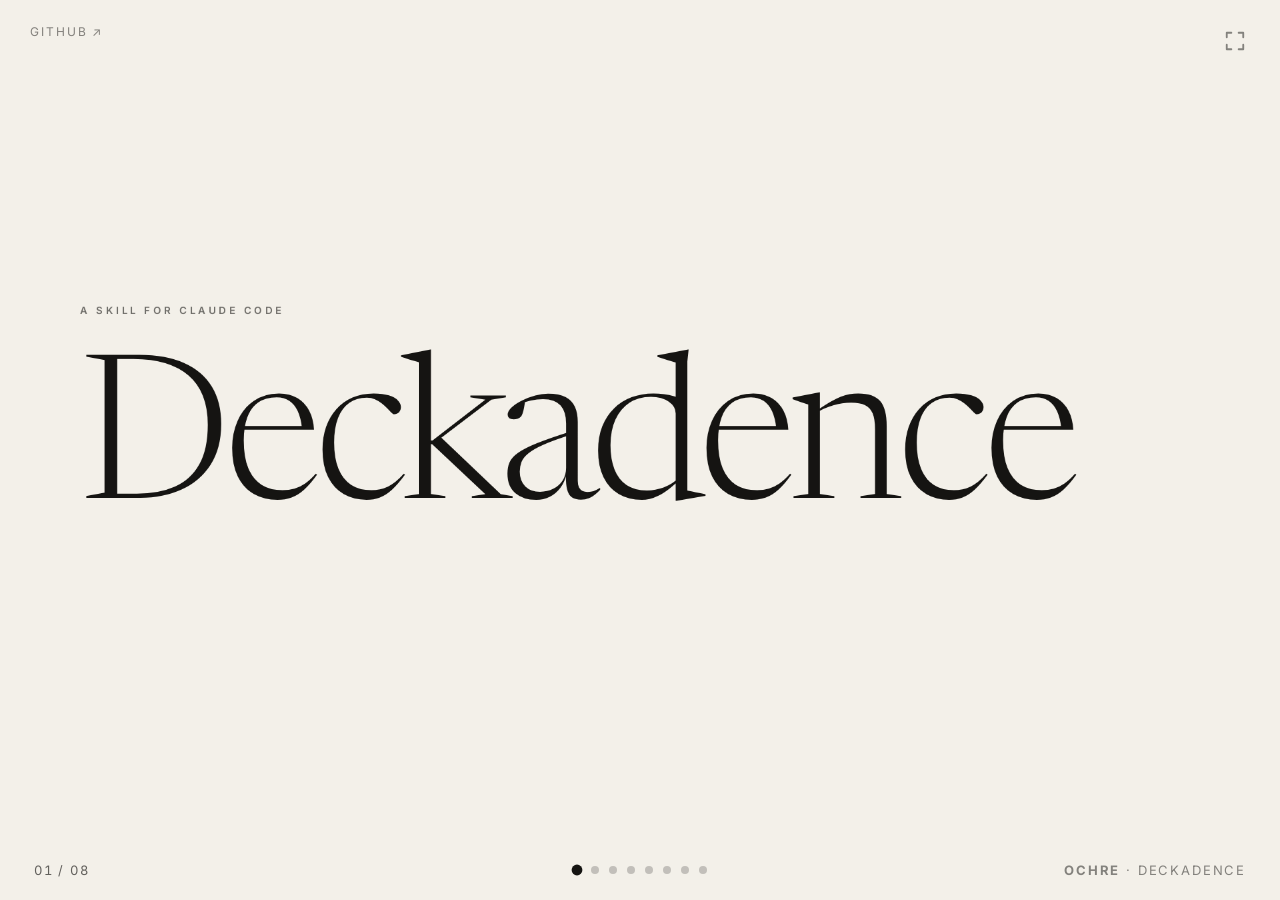
<file: docs/index.html>
<!DOCTYPE html>
<html lang="en" data-deckadence="2" data-pace="1.15">
<head>
<meta charset="UTF-8">
<meta name="viewport" content="width=device-width, initial-scale=1.0, viewport-fit=cover">
<title>Deckadence · The room goes quiet</title>
<meta name="description" content="A skill for Claude Code that builds presentations as one HTML file: a camera that walks from idea to idea, drawings that happen live, and nothing you have to install to open it.">
<meta property="og:title" content="Deckadence">
<meta property="og:description" content="The room goes quiet. Presentations as one HTML file, built by Claude.">
<meta name="theme-color" content="#F3F0E9">
<link rel="icon" href="favicon.svg" type="image/svg+xml">
<!--
  ============================================================
  DECKADENCE LANDING: this page is itself a Deckadence deck, built from
  template/starter.html (same engine, same chrome) in the Gallery direction
  (references/design.md). Keep it in step with the template: when the engine
  changes, rebuild this page from the new starter and re-run check.mjs.
  anime.js is vendored at docs/vendor/ (pinned, no CDN on the live page).
  ============================================================
-->
<!-- FONTS: swap this import together with the tokens below when changing design
     direction. Self-host the woff2 files before show day (no-wifi rule), and when you do,
     PRELOAD the display face as well:
       <link rel="preload" as="font" type="font/woff2" crossorigin href="fonts/display.woff2">
     The boot gate below waits on document.fonts.ready so every masked reveal runs at FINAL
     font metrics; preloading is what keeps that gate from stalling the open. -->
<link rel="preconnect" href="https://fonts.googleapis.com">
<link rel="preconnect" href="https://fonts.gstatic.com" crossorigin>
<link href="https://fonts.googleapis.com/css2?family=Newsreader:ital,opsz,wght@0,6..72,300..600;1,6..72,300..500&family=Inter:wght@400..700&family=JetBrains+Mono:wght@400;500&display=swap" rel="stylesheet">
<!-- THE ENGINE: the shared runtime (deckadence/, a copy of template/deckadence/ kept identical by
     components/runtime/install.mjs and tests/runtime.test.mjs). This file is the design and the stations. -->
<link rel="stylesheet" href="deckadence/deckadence.css">
<style>
  /* ==========================================================
     DESIGN TOKENS — the only brand-aware block in the file.
     See references/design.md for curated directions.
     ========================================================== */
  :root {
    /* Direction: Gallery (references/design.md) — this landing is the reference build.
       A white-cube room: warm wall, ink, museum wall labels, and ONE accent: the small red
       dot a gallery puts beside a piece that has found its owner. */
    --bg:        #F3F0E9;   /* the wall — warm, never pure white */
    --ink:       #151412;
    --ink-soft:  #3B3833;
    --muted:     #8E887D;
    --accent:    #C8102E;   /* the red dot. Nothing else is red. */
    --line:      rgba(21,20,18,.16);

    --font-display: "Newsreader", Georgia, serif;
    --font-body:    "Inter", system-ui, sans-serif;
    --font-mono:    "JetBrains Mono", ui-monospace, monospace;
    --display-transform: none;
    --display-weight: 300;
    --display-tracking: -0.025em;

    --ease-expo: cubic-bezier(.82,0,.18,1);  /* the weighty signature ease */
  }

  * { box-sizing: border-box; margin: 0; padding: 0; }
  html, body { height: 100%; overflow: hidden; background: var(--bg); color: var(--ink);
               overscroll-behavior: none; }   /* swipe-down = prev, never pull-to-refresh */
  body { font-family: var(--font-body); -webkit-font-smoothing: antialiased; }
  /* .invert = the OPPOSITE of the canvas tone (contrast-rhythm device). On a
     light direction it's the dark station; on a dark-first direction (Terminal,
     Midnight Luxe) it's the light one. Same class either way. */
  .station.invert { background: var(--ink); color: var(--bg); }
  .station.invert .eyebrow { color: var(--bg); }
  .station.invert .lead { color: var(--bg); opacity: .82; }

  /* ---------- shared type scale ---------- */
  .eyebrow {
    font-weight: 600; text-transform: uppercase;
    letter-spacing: .34em; font-size: 16px; opacity: .55;
  }
  .display {
    font-family: var(--font-display); font-weight: var(--display-weight);
    text-transform: var(--display-transform);
    line-height: .96; letter-spacing: var(--display-tracking);
    font-size: 188px;
  }
  .display.mega { font-size: 270px; line-height: .92; }
  .display.md   { font-size: 150px; }
  .display.sm   { font-size: 104px; }
  .display .accent { color: var(--accent); }
  .lead { font-weight: 500; font-size: 32px; line-height: 1.34; color: var(--ink-soft); max-width: 1040px; }
  /* ---------- Gallery house style (shared by every station) ---------- */
  .display { font-variation-settings: 'opsz' 72; }
  .display em { font-style: italic; }
  .eyebrow { font-size: 15px; letter-spacing: .3em; opacity: .6; margin-bottom: 44px; }
  .lead { font-weight: 400; font-size: 30px; line-height: 1.5; max-width: 1000px; margin-top: 48px; }
  /* the red dot — the ONE accent. A gallery puts it beside a piece that has found its owner. */
  .rd { display: inline-block; width: 12px; height: 12px; border-radius: 50%; background: var(--accent);
        vertical-align: 1px; margin-right: 12px; }
  /* museum wall label (tombstone): artist, title + year, medium, dimensions */
  .label { position: absolute; right: 150px; bottom: 150px; padding-left: 20px;
           border-left: 1px solid var(--line); font-size: 19px; line-height: 1.6; color: var(--ink-soft); }
  .label b { font-weight: 600; color: var(--ink); }
  .label em { font-family: var(--font-display); font-size: 1.14em; font-style: italic; }
  .station.invert .label { color: var(--bg); border-left-color: rgba(243,240,233,.28); }
  .station.invert .label b { color: var(--bg); }
  .gh-corner { position: fixed; top: 24px; left: 30px; z-index: 55; font-size: 12px; letter-spacing: .16em;
               text-transform: uppercase; color: var(--ink); opacity: .5; text-decoration: none;
               transition: opacity .25s, color .55s; }
  .gh-corner:hover { opacity: 1; }
  body.invert-hud .gh-corner { color: var(--bg); }
  @media (max-width: 760px), (max-height: 500px) {
    .gh-corner { top: calc(14px + env(safe-area-inset-top, 0px)); left: calc(14px + env(safe-area-inset-left, 0px)); font-size: 10px; }
  }

  /* ---------- per-station layout ----------
     Scoped by KEY, never by #sN: ids are positional and move on reorder. */
  [data-key="OCHRE"] .display.mega { font-size: 300px; letter-spacing: -.035em; }
  [data-key="OCHRE"] .stop { display: inline-block; width: .15em; height: .15em; border-radius: 50%;
                             background: var(--accent); margin-left: .03em; }
  [data-key="OCHRE"] .motto { font-family: var(--font-display); font-style: italic; font-weight: 300;
                              font-size: 64px; margin-top: 36px; color: var(--ink-soft); }
  [data-key="OCHRE"] .keyhint { position: absolute; left: 120px; bottom: 150px; font-size: 16px;
                                letter-spacing: .14em; text-transform: uppercase; color: var(--muted); }

  [data-key="SIENNA"] .study { margin-top: 56px; overflow: visible; }
  [data-key="SIENNA"] .frame { fill: none; stroke: var(--bg); stroke-width: 2; }
  [data-key="SIENNA"] .frame-line { stroke: var(--bg); stroke-width: 2; opacity: .45; stroke-linecap: round; }
  [data-key="SIENNA"] .campath { fill: none; stroke: var(--bg); stroke-width: 1.5; opacity: .55; }
  [data-key="SIENNA"] .walker { fill: var(--accent); }
  [data-key="SIENNA"] .label { top: 150px; bottom: auto; }

  [data-key="IVORY"] .works { display: grid; grid-template-columns: repeat(7, 1fr); gap: 30px; margin-top: 80px; }
  [data-key="IVORY"] .work .canvas { height: 150px; border: 1px solid var(--line); position: relative; overflow: hidden;
                                    box-shadow: 0 18px 30px -22px rgba(0,0,0,.35); }
  [data-key="IVORY"] .work .canvas .aa { position: absolute; left: 16px; bottom: 10px; font-size: 64px; line-height: 1; }
  [data-key="IVORY"] .work .canvas .bar { position: absolute; left: 16px; top: 18px; width: 38px; height: 5px; }
  [data-key="IVORY"] .work .cap { margin-top: 18px; font-size: 17px; line-height: 1.5; color: var(--ink-soft); }
  [data-key="IVORY"] .work .cap b { display: block; color: var(--ink); font-weight: 600; }
  [data-key="IVORY"] .work .cap .rd { width: 10px; height: 10px; margin: 0 0 0 8px; }

  [data-key="CARMINE"] .sheet { position: relative; align-self: flex-start; margin-top: 60px; padding: 44px 64px 50px;
                                background: #FFFDF8; border: 1px solid var(--line); box-shadow: 0 30px 50px -36px rgba(0,0,0,.45); }
  [data-key="CARMINE"] .demo { font-family: var(--font-display); font-variation-settings: 'opsz' 72;
                               font-weight: 300; font-size: 76px; letter-spacing: -.02em; white-space: nowrap; }
  [data-key="CARMINE"] .demo .word { position: relative; border-radius: 4px; padding: 0 .06em; margin: 0 -.06em;
                                     transition: background-color .3s; }
  [data-key="CARMINE"] .demo .word.sel { background: rgba(21,20,18,.12); }
  [data-key="CARMINE"] .demo .caret { display: inline-block; width: 3px; height: .9em; background: var(--ink);
                                      vertical-align: -.08em; margin: 0 -5px 0 2px; opacity: 0; }
  [data-key="CARMINE"] .demo .caret.on { animation: blink 1s steps(1) infinite; }
  @keyframes blink { 0%, 49% { opacity: 1; } 50%, 100% { opacity: 0; } }
  [data-key="CARMINE"] .note { position: absolute; left: calc(100% - 40px); top: -54px; width: 340px; padding: 20px 24px;
                               background: #FFFDF8; border: 1px solid var(--line); font-size: 19px; line-height: 1.5;
                               color: var(--ink-soft); box-shadow: 0 24px 40px -28px rgba(0,0,0,.4); }
  [data-key="CARMINE"] .note .who { font-size: 13px; letter-spacing: .18em; text-transform: uppercase; color: var(--muted); margin-bottom: 8px; }
  [data-key="CARMINE"] .note .state { margin-top: 12px; font-size: 13px; letter-spacing: .18em; text-transform: uppercase; color: var(--muted); }

  [data-key="VERDIGRIS"] .phone { position: absolute; right: 170px; bottom: 170px; width: 440px; height: 254px; }
  [data-key="VERDIGRIS"] .phone svg { width: 440px; height: 254px; display: block; overflow: visible; }
  [data-key="VERDIGRIS"] .phone .body { fill: none; stroke: var(--bg); stroke-width: 3; }
  [data-key="VERDIGRIS"] .phone .scr { fill: none; stroke: var(--bg); stroke-width: 1.5; opacity: .5; }
  [data-key="VERDIGRIS"] .phone .txt { stroke: var(--bg); stroke-width: 3; stroke-linecap: round; opacity: .8; }
  [data-key="VERDIGRIS"] .lead { max-width: 820px; }

  [data-key="INDIGO"] .term { margin-top: 64px; max-width: 1560px; background: #1B1A17; color: #EDE9E1;
                              border-radius: 10px; box-shadow: 0 40px 70px -40px rgba(0,0,0,.55); overflow: hidden; }
  [data-key="INDIGO"] .term .bar { display: flex; gap: 9px; padding: 18px 22px; border-bottom: 1px solid rgba(255,255,255,.08); }
  [data-key="INDIGO"] .term .bar i { width: 12px; height: 12px; border-radius: 50%; background: rgba(255,255,255,.18); }
  [data-key="INDIGO"] .term pre { font-family: var(--font-mono); font-size: 27px; line-height: 1.7; padding: 26px 34px 34px;
                                  white-space: pre-wrap; word-break: break-all; }
  [data-key="INDIGO"] .term .c { color: rgba(237,233,225,.45); }
  [data-key="INDIGO"] .term .p { color: rgba(237,233,225,.45); }
  [data-key="INDIGO"] .caret { display: inline-block; width: 13px; height: 1.05em; background: #EDE9E1; vertical-align: -.18em;
                               animation: blink 1s steps(1) infinite; }
  [data-key="INDIGO"] .after { margin-top: 44px; font-size: 30px; color: var(--ink-soft); }
  [data-key="INDIGO"] .after em { font-family: var(--font-display); font-size: 1.2em; }

  [data-key="VERMILION"] .credits { margin-top: 64px; max-width: 980px; font-size: 21px; line-height: 1.75; color: var(--ink-soft); }
  [data-key="VERMILION"] .credits a { color: inherit; text-underline-offset: 4px; text-decoration-color: var(--line); }
  [data-key="VERMILION"] .credits a:hover { text-decoration-color: currentColor; }
  [data-key="VERMILION"] .label .rd { transform-origin: 50% 50%; }
</style>

</head>
<body>

<a class="gh-corner" href="https://github.com/tomacco/deckadence" target="_blank" rel="noopener">GitHub ↗</a>

<div id="viewport">
  <div id="world">

    <!-- Stations on the world plane. data-x/data-y = absolute coords.
         LAYOUT RULE (monotone staircase): each station moves PURE RIGHT
         (+2300, 0) or PURE DOWN (0, +1450) from the previous one — never
         up or left — so "next" always advances down/right.
         Re-verify after every insert/remove (see references/engine.md).
         IDENTITY: id="sN" is POSITIONAL (renumbered on reorder). data-key is the
         station's STABLE name: shown in the HUD, deep-linkable as #KEY, and the only
         safe CSS scope. A slide that changes into a different slide gets a NEW key;
         retired keys are never reused. -->

    <section class="station" id="s1" data-key="OCHRE" data-name="Deckadence" data-x="0" data-y="0" data-scene="title">
      <div class="eyebrow">A skill for Claude Code</div>
      <h1 class="display mega" data-split="lines">Deckadence<span class="stop"></span></h1>
      <p class="motto">The room goes quiet.</p>
      <div class="keyhint">Press → or scroll. This page is a Deckadence deck.</div>
      <div class="label"><span class="rd"></span><b>Deckadence</b><br><em>The room goes quiet</em>, 2026<br>HTML, SVG and anime.js on one plane<br>1920 × 1080, a single file</div>
    </section>

    <section class="station" id="s2" data-key="UMBER" data-name="The idea" data-x="2300" data-y="0">
      <div class="eyebrow" data-fade>The idea</div>
      <h2 class="display" data-split="lines">Every idea gets<br>a wall of <em>its own.</em></h2>
      <p class="lead" data-fade>Stations hang at real coordinates on one plane. The camera walks from each one to the next, and it can step back to show you the whole floor. Press <b>O</b> to see it.</p>
    </section>

    <section class="station invert" id="s3" data-key="SIENNA" data-name="Drawn live" data-x="2300" data-y="1450" data-scene="study">
      <div class="eyebrow">Choreography</div>
      <h2 class="display md" data-split="lines">Let them watch<br>it take <em>shape.</em></h2>
      <svg class="study" width="1540" height="330" viewBox="0 0 1540 330" aria-hidden="true">
        <g class="fr"><rect class="frame" x="20" y="150" width="256" height="144" rx="3"/>
          <line class="frame-line" x1="48" y1="196" x2="176" y2="196"/><line class="frame-line" x1="48" y1="222" x2="132" y2="222"/></g>
        <g class="fr"><rect class="frame" x="642" y="20" width="256" height="144" rx="3"/>
          <line class="frame-line" x1="670" y1="130" x2="670" y2="104"/><line class="frame-line" x1="700" y1="130" x2="700" y2="80"/><line class="frame-line" x1="730" y1="130" x2="730" y2="62"/></g>
        <g class="fr"><rect class="frame" x="1264" y="170" width="256" height="144" rx="3"/>
          <line class="frame-line" x1="1292" y1="216" x2="1440" y2="216"/></g>
        <path class="campath" d="M 148 222 C 360 222, 520 92, 770 92 S 1180 242, 1392 242"/>
        <circle class="walker" r="9" cx="148" cy="222"/>
      </svg>
      <div class="label"><b>Study for a camera path</b><br>SVG, drawn on arrival</div>
    </section>

    <section class="station" id="s4" data-key="IVORY" data-name="Any brand" data-x="4600" data-y="1450" data-scene="works">
      <div class="eyebrow">Seven directions, or your own</div>
      <h2 class="display md" data-split="lines">It wears your<br>brand <em>well.</em></h2>
      <div class="works">
        <div class="work"><div class="canvas" style="background:#EFEDEA"><span class="bar" style="background:#7c3aed"></span><span class="aa" style="color:#000;font-family:'Arial Black',Arial,sans-serif;font-weight:900">AA</span></div><div class="cap"><b>Brutalist</b>manifestos</div></div>
        <div class="work"><div class="canvas" style="background:#F7F3EC"><span class="bar" style="background:#B0402A"></span><span class="aa" style="color:#1A1714;font-family:Georgia,serif;font-weight:600">Aa</span></div><div class="cap"><b>Editorial</b>founder stories</div></div>
        <div class="work"><div class="canvas" style="background:#0C0E0C"><span class="bar" style="background:#4ADE80"></span><span class="aa" style="color:#D8E3D6;font-family:ui-monospace,monospace;font-weight:700">Aa</span></div><div class="cap"><b>Terminal</b>infra and security</div></div>
        <div class="work"><div class="canvas" style="background:#FFFFFF"><span class="bar" style="background:#E10600"></span><span class="aa" style="color:#111;font-family:Helvetica,Arial,sans-serif;font-weight:700;letter-spacing:-.04em">Aa</span></div><div class="cap"><b>Swiss</b>the quarterly truth</div></div>
        <div class="work"><div class="canvas" style="background:#FFF7EE"><span class="bar" style="background:#FF5D8F"></span><span class="aa" style="color:#27224F;font-family:'Trebuchet MS',sans-serif;font-weight:800">Aa</span></div><div class="cap"><b>Playful</b>meetups</div></div>
        <div class="work"><div class="canvas" style="background:#0D0C0B"><span class="bar" style="background:#E8C46B"></span><span class="aa" style="color:#F4F1EA;font-family:Georgia,serif;font-style:italic">Aa</span></div><div class="cap"><b>Midnight</b>launch nights</div></div>
        <div class="work"><div class="canvas" style="background:#F3F0E9"><span class="bar" style="background:#151412;height:1px"></span><span class="aa" style="color:#151412;font-family:var(--font-display);font-weight:300">Aa</span></div><div class="cap"><b>Gallery<span class="rd"></span></b>this page</div></div>
      </div>
    </section>

    <section class="station" id="s5" data-key="CARMINE" data-name="Edit mode" data-x="4600" data-y="2900" data-scene="edit">
      <div class="eyebrow">Edit mode</div>
      <h2 class="display sm" data-split="lines">Change a word<br>where it <em>stands.</em></h2>
      <div class="sheet">
        <div class="demo">Our plan is <span class="word">pretty good</span><span class="caret"></span>.</div>
        <div class="note"><div class="who">Note for Claude</div>Say it like we mean it.<div class="state">Open</div></div>
      </div>
      <p class="lead">Serve the deck in edit mode and type on the slide itself. Pin a note for Claude, or drag stations into a new order. Every change goes back into the one file.</p>
    </section>

    <section class="station invert" id="s6" data-key="VERDIGRIS" data-name="Phones" data-x="6900" data-y="2900" data-scene="phone">
      <div class="eyebrow">After the talk</div>
      <h2 class="display md" data-split="lines">Read again<br>on the way <em>home.</em></h2>
      <p class="lead">Good talks get reopened on phones. Swipe, full screen and a rotate hint come with every deck.</p>
      <div class="phone"><svg viewBox="0 0 520 300" aria-hidden="true">
        <rect class="body" x="4" y="4" width="512" height="292" rx="46"/>
        <rect class="scr" x="54" y="30" width="412" height="240" rx="6"/>
        <line class="txt" x1="94" y1="120" x2="300" y2="120"/><line class="txt" x1="94" y1="158" x2="232" y2="158"/>
      </svg></div>
    </section>

    <section class="station" id="s7" data-key="INDIGO" data-name="Get it" data-x="6900" data-y="4350" data-scene="install">
      <div class="eyebrow">Install</div>
      <h2 class="display md" data-split="lines">One line,<br>then <em>ask.</em></h2>
      <div class="term">
        <div class="bar"><i></i><i></i><i></i></div>
        <pre><span class="c"># install the skill for Claude Code</span>
<span class="p">$</span> <span class="typed"></span><span class="caret"></span></pre>
      </div>
      <p class="after">Then tell Claude <em>“make me a deck about the thing I care about.”</em></p>
    </section>

    <section class="station" id="s8" data-key="VERMILION" data-name="Your turn" data-x="9200" data-y="4350" data-fly="dive" data-scene="finale">
      <h2 class="display" data-split="lines">Hang something<br>worth the <em>wall.</em></h2>
      <div class="credits">
        Born on stage at <a href="https://tomacco.github.io/rules-not-vibes/" target="_blank" rel="noopener">Rules, Not Vibes</a>, the Claude event of June 10, 2026.
        Made by <a href="https://github.com/tomacco" target="_blank" rel="noopener">Ivan “Tomacco”</a> and Claude, and given away under the MIT license.
        <a href="https://github.com/tomacco/deckadence" target="_blank" rel="noopener">github.com/tomacco/deckadence</a>
      </div>
      <div class="label"><span class="rd"></span><b>Your next talk</b><br><em>Untitled</em>, 2026<br>HTML, SVG and motion<br>Collection of the audience</div>
    </section>

  </div>
</div>

<div id="hud">
  <div class="counter"><span id="idx">01</span> / <span id="total">08</span></div>
  <div id="rail"></div>
  <div class="station-name"></div>
  <button id="fsbtn" type="button" aria-label="Toggle full screen" title="Full screen (F)">
    <svg class="ic-enter" viewBox="0 0 24 24" aria-hidden="true"><path d="M3 8V3h5M21 8V3h-5M3 16v5h5M21 16v5h-5"/></svg>
    <svg class="ic-exit" viewBox="0 0 24 24" aria-hidden="true"><path d="M8 3v5H3M16 3v5h5M8 21v-5H3M16 21v-5h5"/></svg>
  </button>
</div>

<!-- Shown only on small portrait touch screens (CSS media query). Tap = full screen + dismiss. -->
<div id="rotatehint" role="button" aria-label="Dismiss and continue in portrait">
  <svg class="rh-phone" viewBox="0 0 48 48" aria-hidden="true">
    <rect x="16" y="7" width="16" height="34" rx="3.5"/>
    <line x1="21" y1="12" x2="27" y2="12"/>
  </svg>
  <div class="rh-title">Rotate<br>your<br>phone</div>
  <div class="rh-sub">
    <span class="rh-fs">This deck is widescreen —<br>tap for full screen, then swipe</span>
    <span class="rh-nofs">This deck is widescreen — tap, then swipe.<br>True full screen: Share → Add to Home Screen</span>
  </div>
</div>

<!-- anime.js v4 UMD. Pin the version. VENDOR THIS FILE LOCALLY before presenting. -->
<script src="vendor/anime.umd.min.js"></script>
<script src="deckadence/deckadence.js"></script>
<script>
(function () {
  const { animate, utils } = anime;
  const { MOTION, EASE, splitLines, fitHeading, releaseClips, scenes: sceneRegistry } = Deckadence;

  /* ---------- scenes (landing) ----------
     Every scene is { prep, run, stop, still }:
       prep(el)  the INITIAL state of everything the scene animates. The engine calls it at
                 DEPARTURE (primeStation), while the station is still off-screen, so the flight
                 shows it empty. Never reset inside play: that is the final-state flash.
       play      runs on arrival, from the primed state; an async IIFE sequences beats with
                 await, checking scene.cancelled after every wait.
       stop()    FREEZES (never disposes).   still(el)  the final frame for ?still=1 shots. */
  const wait = (scene, ms) => new Promise(res => scene.timers.push(setTimeout(res, ms * MOTION)));
  function drawPaths(scene, paths, dur, baseDelay = 0, step = 0) {
    paths.forEach((p, i) => {
      const L = p.getTotalLength(), o = { v: L };
      p.style.strokeDasharray = L; p.style.strokeDashoffset = L;
      const a = animate(o, { v: [L, 0], duration: dur * MOTION, delay: (baseDelay + i * step) * MOTION,
        ease: 'inOutQuad', onUpdate: () => { p.style.strokeDashoffset = o.v; } });
      scene.anims.push(a);
    });
  }
  function hidePaths(paths) { paths.forEach(p => { const L = p.getTotalLength(); p.style.strokeDasharray = L; p.style.strokeDashoffset = L; }); }
  // One registry entry, with the stop/cancel bookkeeping shared. Assigned as one
  // sceneRegistry.<key> per scene, so check.mjs can see every registration and its prep.
  function scene({ prep, play, still }) {
    let live = null;
    const entry = {
      stop() {
        if (!live) return;
        live.cancelled = true; live.timers.forEach(clearTimeout);
        live.anims.forEach(a => { try { a.pause(); } catch (e) {} });
        live = null;
      },
      prep,
      run(el) {
        entry.stop();
        const scene = { cancelled: false, timers: [], anims: [] };
        live = scene;
        play(el, scene, (t, p) => { const a = animate(t, p); scene.anims.push(a); return a; });
      },
      still
    };
    return entry;
  }
  // Heading lines: split + fitted once. prepLines also masks them and parks them below the mask.
  function lineSpans(el) {
    el.querySelectorAll('[data-split="lines"]').forEach(splitLines);
    el.querySelectorAll('[data-split="lines"]').forEach(fitHeading);
    return el.querySelectorAll('.lineInner');
  }
  function prepLines(el) {
    el.querySelectorAll('.clip').forEach(c => { c.style.overflow = 'hidden'; });
    utils.set(lineSpans(el), { translateY: '100%' });
  }
  const rise = (A, el, dur = 1150) => A(lineSpans(el), { translateY: ['100%', '0%'], duration: dur * MOTION,
    delay: anime.stagger(150 * MOTION), ease: EASE, onComplete: () => releaseClips(el) });
  const fadeIn = (A, t, dur = 800, delay = 0, to = 1) => A(t, { opacity: [0, to], translateY: [18, 0],
    duration: dur * MOTION, delay: delay * MOTION, ease: 'out(2)' });
  const hide = (...ts) => ts.forEach(t => t && utils.set(t, { opacity: 0 }));

  /* OCHRE: the name rises, and only then the full stop lands. The stop is the red dot. */
  sceneRegistry.title = scene({
    prep(el) {
      const q = s => el.querySelector(s);
      prepLines(el);
      hide(q('.eyebrow'), q('.motto'), q('.keyhint'), q('.label'));
      utils.set(q('.stop'), { scale: 0 });
    },
    play(el, scene, A) {
      const q = s => el.querySelector(s);
      (async () => {
        fadeIn(A, q('.eyebrow'), 700, 0, .6);
        rise(A, el, 1300);
        await wait(scene, 1250); if (scene.cancelled) return;
        A(q('.stop'), { scale: [0, 1.25, 1], duration: 620 * MOTION, ease: 'out(3)' });
        await wait(scene, 700); if (scene.cancelled) return;
        fadeIn(A, q('.motto'), 1100);
        await wait(scene, 900); if (scene.cancelled) return;
        fadeIn(A, q('.label'), 900); fadeIn(A, q('.keyhint'), 900, 250);
      })();
    }
  });

  /* SIENNA: the camera path draws itself; a red dot walks it, and each frame is drawn as the
     dot reaches it. The dot stays on the last frame. */
  const STUDY_STOPS = [0, 0.5, 1];
  sceneRegistry.study = scene({
    prep(el) {
      prepLines(el);
      hide(el.querySelector('.eyebrow'), el.querySelector('.label'), el.querySelector('.walker'));
      el.querySelectorAll('.fr').forEach(f => hidePaths([...f.querySelectorAll('rect, line')]));
      hidePaths([el.querySelector('.campath')]);
      const path = el.querySelector('.campath'), p0 = path.getPointAtLength(0), dot = el.querySelector('.walker');
      dot.setAttribute('cx', p0.x); dot.setAttribute('cy', p0.y);
    },
    play(el, scene, A) {
      const frames = [...el.querySelectorAll('.fr')], path = el.querySelector('.campath'), dot = el.querySelector('.walker');
      const L = path.getTotalLength();
      const drawFrame = f => {
        const parts = [...f.querySelectorAll('rect, line')];
        drawPaths(scene, parts.slice(0, 1), 700);
        drawPaths(scene, parts.slice(1), 420, 450, 110);
      };
      (async () => {
        fadeIn(A, el.querySelector('.eyebrow'), 600, 0, .6);
        rise(A, el, 1100);
        await wait(scene, 950); if (scene.cancelled) return;
        drawFrame(frames[0]);
        await wait(scene, 800); if (scene.cancelled) return;
        A(dot, { opacity: [0, 1], scale: [0, 1], duration: 400 * MOTION, ease: 'out(3)' });
        await wait(scene, 300); if (scene.cancelled) return;
        const prog = { t: 0 }; let next = 1;
        A(prog, { t: [0, 1], duration: 2600 * MOTION, ease: 'inOutSine', onUpdate: () => {
          const pt = path.getPointAtLength(L * prog.t);
          dot.setAttribute('cx', pt.x); dot.setAttribute('cy', pt.y);
          path.style.strokeDashoffset = L * (1 - prog.t);
          if (next < frames.length && prog.t >= STUDY_STOPS[next] - 0.04) drawFrame(frames[next++]);
        } });
        await wait(scene, 2700); if (scene.cancelled) return;
        fadeIn(A, el.querySelector('.label'), 900);
      })();
    },
    still(el) {
      const path = el.querySelector('.campath'), dot = el.querySelector('.walker');
      const end = path.getPointAtLength(path.getTotalLength());
      dot.setAttribute('cx', end.x); dot.setAttribute('cy', end.y);
    }
  });

  /* IVORY: seven small works go up on the wall one by one; the red dot lands on this one. */
  sceneRegistry.works = scene({
    prep(el) {
      prepLines(el);
      hide(el.querySelector('.eyebrow'));
      utils.set(el.querySelectorAll('.work'), { opacity: 0, translateY: 30 });
      utils.set(el.querySelector('.work .rd'), { scale: 0 });
    },
    play(el, scene, A) {
      const works = [...el.querySelectorAll('.work')];
      (async () => {
        fadeIn(A, el.querySelector('.eyebrow'), 600, 0, .6);
        rise(A, el);
        await wait(scene, 850); if (scene.cancelled) return;
        A(works, { opacity: [0, 1], translateY: [30, 0], duration: 800 * MOTION,
                   delay: anime.stagger(140 * MOTION), ease: 'out(3)' });
        await wait(scene, 140 * works.length + 900); if (scene.cancelled) return;
        A(el.querySelector('.work .rd'), { scale: [0, 1.3, 1], duration: 600 * MOTION, ease: 'out(3)' });
      })();
    }
  });

  /* CARMINE: a note is pinned, the soft words are selected, and replaced. */
  const EDIT_FROM = 'pretty good', EDIT_TO = 'ready';
  sceneRegistry.edit = scene({
    prep(el) {
      const q = s => el.querySelector(s);
      prepLines(el);
      const word = q('.demo .word');
      word.textContent = EDIT_FROM; word.classList.remove('sel'); q('.demo .caret').classList.remove('on');
      q('.note .state').textContent = 'Open';
      hide(q('.eyebrow'), q('.sheet'), q('.note'), q('.lead'));
    },
    play(el, scene, A) {
      const q = s => el.querySelector(s);
      const word = q('.demo .word'), caret = q('.demo .caret'), state = q('.note .state');
      (async () => {
        fadeIn(A, q('.eyebrow'), 600, 0, .6);
        rise(A, el);
        await wait(scene, 800); if (scene.cancelled) return;
        fadeIn(A, q('.sheet'), 900); fadeIn(A, q('.lead'), 900, 300);
        await wait(scene, 1100); if (scene.cancelled) return;
        fadeIn(A, q('.note'), 700);
        await wait(scene, 1300); if (scene.cancelled) return;
        word.classList.add('sel');
        await wait(scene, 700); if (scene.cancelled) return;
        word.classList.remove('sel'); word.textContent = ''; caret.classList.add('on');
        for (let i = 1; i <= EDIT_TO.length; i++) {
          await wait(scene, 110); if (scene.cancelled) return;
          word.textContent = EDIT_TO.slice(0, i);
        }
        await wait(scene, 500); if (scene.cancelled) return;
        state.textContent = 'Applied';
        await wait(scene, 1200); if (scene.cancelled) return;
        caret.classList.remove('on');
      })();
    },
    still(el) {
      el.querySelector('.demo .word').textContent = EDIT_TO;
      el.querySelector('.note .state').textContent = 'Applied';
    }
  });

  /* VERDIGRIS: the phone arrives upright and turns to landscape, the way readers do. */
  sceneRegistry.phone = scene({
    prep(el) {
      prepLines(el);
      hide(el.querySelector('.eyebrow'), el.querySelector('.lead'));
      utils.set(el.querySelector('.phone'), { opacity: 0, rotate: 90, scale: .8 });
    },
    play(el, scene, A) {
      const phone = el.querySelector('.phone');
      (async () => {
        fadeIn(A, el.querySelector('.eyebrow'), 600, 0, .6);
        rise(A, el);
        await wait(scene, 600); if (scene.cancelled) return;
        fadeIn(A, el.querySelector('.lead'), 900);
        A(phone, { opacity: [0, 1], duration: 600 * MOTION, ease: 'out(2)' });
        await wait(scene, 1000); if (scene.cancelled) return;
        A(phone, { rotate: [90, 0], scale: [.8, 1], duration: 1300 * MOTION, ease: EASE });
      })();
    }
  });

  /* INDIGO: the command types itself. */
  const CMD = 'git clone https://github.com/tomacco/deckadence ~/.claude/skills/deckadence';
  sceneRegistry.install = scene({
    prep(el) {
      prepLines(el);
      el.querySelector('.typed').textContent = '';
      hide(el.querySelector('.eyebrow'), el.querySelector('.term'), el.querySelector('.after'));
    },
    play(el, scene, A) {
      const typed = el.querySelector('.typed');
      (async () => {
        fadeIn(A, el.querySelector('.eyebrow'), 600, 0, .6);
        rise(A, el);
        await wait(scene, 700); if (scene.cancelled) return;
        fadeIn(A, el.querySelector('.term'), 800);
        await wait(scene, 800); if (scene.cancelled) return;
        for (let i = 1; i <= CMD.length; i++) {
          if (scene.cancelled) return;
          typed.textContent = CMD.slice(0, i);
          await wait(scene, 20 + (CMD[i - 1] === ' ' ? 60 : 0));
        }
        await wait(scene, 450); if (scene.cancelled) return;
        fadeIn(A, el.querySelector('.after'), 900);
      })();
    },
    still(el) { el.querySelector('.typed').textContent = CMD; }
  });

  /* VERMILION: the closing line, then the wall label, and last of all the red dot is pressed on. */
  sceneRegistry.finale = scene({
    prep(el) {
      prepLines(el);
      hide(el.querySelector('.credits'), el.querySelector('.label'));
      utils.set(el.querySelector('.label .rd'), { scale: 0 });
    },
    play(el, scene, A) {
      (async () => {
        rise(A, el, 1400);
        await wait(scene, 1500); if (scene.cancelled) return;
        fadeIn(A, el.querySelector('.label'), 1000);
        await wait(scene, 1400); if (scene.cancelled) return;
        A(el.querySelector('.label .rd'), { scale: [0, 1.5, 1], duration: 700 * MOTION, ease: 'out(3)' });
        await wait(scene, 900); if (scene.cancelled) return;
        fadeIn(A, el.querySelector('.credits'), 1000);
      })();
    }
  });

  // Landing page only: a web visitor scrolls. One wheel gesture = one step; the lock outlives
  // a trackpad's inertia tail so a single flick never skips a station.
  let wheelLock = 0;
  window.addEventListener('wheel', e => {
    if (Deckadence.isOverview() || Math.abs(e.deltaY) < 24) return;
    const now = Date.now();
    if (now - wheelLock < 1300) { wheelLock = now; return; }
    wheelLock = now; Deckadence.step(e.deltaY > 0 ? 1 : -1);
  }, { passive: true });
})();
</script>
</body>
</html>
</file>
<file: docs/deckadence/deckadence.css>
/* deckadence runtime: the CSS the engine depends on (the plane, the frame, the reveal masks, the HUD,
   touch and phone chrome). Shared by every deck, versioned with deckadence.js. Design lives in the
   deck: its :root tokens restyle all of this, and its own <style> loads after this file and wins. */

/* ---------- viewport + world ---------- */
/* clip-path = the letterbox MASK: on non-16:9 screens (phones especially) the bars beside
   the fitted frame are wide enough to show NEIGHBOURING stations on the plane. The engine
   clips #viewport to the current frame at rest and opens it during flights. body carries
   the same tone as the bars, so the mask never exposes a wrong colour. */
#viewport { position: fixed; inset: 0; overflow: hidden; background: var(--bg); transition: background-color .55s var(--ease-expo); }
/* Letterbox bars (non-16:9 screens) MUST follow the current station's tone —
   light bars behind a dark station read as a bug. Toggled via body.invert-hud. */
body.invert-hud, body.invert-hud #viewport { background: var(--ink); }
#world { position: absolute; top: 0; left: 0; transform-origin: 0 0; will-change: transform; }
/* Nothing on the plane paints until the engine has placed the stations and released the far ones
   (live window). Without this, the browser paints while it is still parsing: every station stacked
   at 0,0, every image in the deck decoded at once, before the engine runs. Measured: 740 MB in the
   renderer at load on a 40-station photo deck, held for a minute. */
body:not(.deck-ready) #world { visibility: hidden; }

/* A station is a fixed 16:9 frame. The camera fits it to the screen so type
   reads edge-to-edge. NEVER override a station's position — the engine places
   it AND it is the containing block for absolutely-positioned children. */
.station {
  position: absolute;
  width: 1920px; height: 1080px;
  display: flex; flex-direction: column; justify-content: center;
  padding: 110px 120px;
}

/* line-reveal mask: .clip hides the rising line, released after landing so
   descenders (g, y, p) are never cropped at rest */
.clip { overflow: hidden; display: block; }
.lineInner { display: block; will-change: transform; }

/* ---------- HUD: progress rail + counter ---------- */
/* A 3-column GRID, never a space-between flex row: with equal outer columns the rail is
   pinned to the viewport centre, so a dot stays under the cursor from slide to slide.
   (Flexed, the rail sat wherever the changing station name left it — ~95px of drift on a
   13-station deck, and a click landed on the wrong dot.) min-width:0 + ellipsis let a long
   name shrink inside its column instead of shoving the rail. */
#hud {
  position: fixed; left: 0; right: 0; bottom: 0; z-index: 50;
  display: grid; grid-template-columns: 1fr auto 1fr; align-items: center;
  column-gap: 28px;    /* clearance between rail and labels — railWindow reads it */
  padding: 22px 34px; pointer-events: none;
  font-size: 13px; letter-spacing: .14em; color: var(--ink);
  transition: color .55s ease;
}
#hud.on-invert { color: var(--bg); }
#hud .counter { justify-self: start; min-width: 0; white-space: nowrap;
                font-variant-numeric: tabular-nums; opacity: .65; }
#hud .station-name { justify-self: end; min-width: 0; max-width: 100%; text-align: right;
                     overflow: hidden; white-space: nowrap; text-overflow: ellipsis;
                     text-transform: uppercase; opacity: .5; }
/* KEY · NAME: the key is the stable name (it survives reorders), so it leads. An inline
   span inside .station-name, so the column's ellipsis still trims the whole label. */
#hud .station-key { font-weight: 700; }
#rail { justify-self: center; display: flex; gap: 10px; pointer-events: auto; }
#rail .dot {
  width: 8px; height: 8px; border-radius: 50%;
  background: currentColor; opacity: .22; cursor: pointer;
  transition: opacity .3s, transform .3s;
}
#rail .dot:hover { opacity: .6; }
#rail .dot.active { opacity: 1; transform: scale(1.35); }
/* rail WINDOW (engine: railWindow) — past the point where one dot per station fits
   between the HUD corners, only a window around the current dot is shown; a tapered
   end dot says "there is more this way". */
#rail .dot.out  { display: none; }
#rail .dot.edge { opacity: .22; transform: scale(.62); }
#railtip {
  position: fixed; bottom: 52px; transform: translateX(-50%); z-index: 51;
  background: var(--ink); color: var(--bg); font-size: 12px; letter-spacing: .06em;
  padding: 6px 12px; border-radius: 4px; opacity: 0; pointer-events: none; transition: opacity .25s;
}
#railtip.show { opacity: 1; }
/* overview labels: each keyed station's KEY floats above its frame on the plane, shown
   only while the overview is up (body.is-overview). Sized in world px: the overview zoom
   shrinks them along with everything else. */
.station-tag {
  position: absolute; top: 0; left: 0; pointer-events: none; white-space: nowrap;
  font-weight: 700; font-size: 84px; letter-spacing: .08em; line-height: 1;
  text-transform: uppercase; color: var(--ink); opacity: 0; transition: opacity .4s ease;
}
.station-tag .tag-name { font-weight: 500; opacity: .45; }
body.invert-hud .station-tag { color: var(--bg); }
body.is-overview .station-tag { opacity: .7; }
/* LIVE WINDOW (engine: mountStation/unmountStation). A station far from the camera keeps its frame
   (position, size, tone) but holds no content: nothing to lay out, paint or decode. In the overview
   a dormant frame shows its poster when it has one (data-poster, written by components/stream/pack.mjs). */
.station.dormant { background-size: cover; background-position: center; }
.station.dormant.invert { background-color: var(--ink); }
.station-error { font-size: 28px; opacity: .6; }
/* full-screen toggle: ALWAYS present (F key too). Sits in the HUD so it inherits the tone
   flip; the HUD is pointer-events:none, so the button opts back in. */
#fsbtn {
  position: fixed; top: 22px; right: 26px; pointer-events: auto; cursor: pointer;
  background: none; border: 0; padding: 8px; line-height: 0; color: currentColor; opacity: .5;
  transition: opacity .25s, transform .25s var(--ease-expo);
}
#fsbtn:hover { opacity: 1; transform: scale(1.1); }
#fsbtn svg { width: 22px; height: 22px; display: block; fill: none; stroke: currentColor;
             stroke-width: 2; stroke-linecap: round; stroke-linejoin: round; }
#fsbtn .ic-exit { display: none; }
body.is-fullscreen #fsbtn .ic-enter { display: none; }
body.is-fullscreen #fsbtn .ic-exit { display: block; }

/* ---------- touch / phones (decks get read on phones after the talk) ---------- */
#swipehint {
  position: fixed; left: 50%; bottom: 64px; z-index: 60; pointer-events: none;
  font-weight: 600; font-size: 12px; letter-spacing: .14em; text-transform: uppercase;
  background: var(--ink); color: var(--bg); padding: 10px 18px; border-radius: 999px;
  opacity: 0; transform: translateX(-50%); animation: swipehint 5s ease 1.1s forwards;
}
body.invert-hud #swipehint { background: var(--bg); color: var(--ink); }
@keyframes swipehint {
  0%       { opacity: 0; transform: translate(-50%, 10px); }
  12%, 78% { opacity: 1; transform: translate(-50%, 0); }
  100%     { opacity: 0; transform: translate(-50%, -8px); }
}
@media (pointer: coarse) {
  /* Embedded iframes are objects, not interactive here — without this, touches die
     inside the iframe document and swipes can't leave those stations. */
  .station iframe { pointer-events: none; }
  #railtip { display: none; }                 /* hover tooltip — meaningless on touch */
  /* Full screen is the ONLY way to shed Safari's tab/URL chrome on iOS (16.4+) —
     make the button findable: bigger target + a few attention pulses after load. */
  #fsbtn svg { width: 28px; height: 28px; }
  #fsbtn { animation: fs-nudge 1.5s ease 1.8s 3; }
}
@keyframes fs-nudge { 0%, 100% { transform: scale(1); } 50% { transform: scale(1.4); } }
/* phone-size chrome (either orientation): the HUD must fit a small screen. safe-area
   insets keep chrome off the notch / home indicator (viewport-fit=cover). */
@media (max-width: 760px), (max-height: 500px) {
  #hud { font-size: 10px; letter-spacing: .12em; column-gap: 14px;
         padding: 10px calc(14px + env(safe-area-inset-right, 0px)) calc(10px + env(safe-area-inset-bottom, 0px)) calc(14px + env(safe-area-inset-left, 0px)); }
  #fsbtn { top: calc(12px + env(safe-area-inset-top, 0px)); right: calc(12px + env(safe-area-inset-right, 0px)); }
  #rail { gap: 5px; }
  #rail .dot { width: 5px; height: 5px; }
  #railtip { bottom: 36px; }
}
/* rotate hint (small PORTRAIT touch screens only — chrome, not a station). The deck is a
   16:9 world: landscape reads ~2.4x bigger. Tap = full screen + read anyway (engine adds
   .rh-dismissed); rotating hides it via the media query. */
#rotatehint { display: none; position: fixed; inset: 0; z-index: 90; background: var(--bg); color: var(--ink);
  flex-direction: column; align-items: center; justify-content: center; gap: 34px;
  text-align: center; cursor: pointer; }
@media (pointer: coarse) and (orientation: portrait) and (max-width: 760px) {
  body:not(.rh-dismissed) #rotatehint { display: flex; }
}
#rotatehint .rh-phone { width: 60px; height: 60px; fill: none; stroke: currentColor;
  stroke-width: 2.6; stroke-linecap: round; stroke-linejoin: round;
  animation: rh-turn 2.8s var(--ease-expo) infinite; }
@keyframes rh-turn { 0%, 22% { transform: rotate(0); } 55%, 80% { transform: rotate(-90deg); } 100% { transform: rotate(0); } }
#rotatehint .rh-title { font-family: var(--font-display); font-weight: var(--display-weight);
  text-transform: uppercase; line-height: .92; letter-spacing: -.01em; font-size: 17vw; }
#rotatehint .rh-sub { font-weight: 600; font-size: 12px; letter-spacing: .14em; text-transform: uppercase;
  opacity: .55; max-width: 80vw; line-height: 1.7; }
/* iPhone Safari has no element fullscreen — swap the promise for the honest path */
#rotatehint .rh-nofs { display: none; }
body.no-fullscreen #rotatehint .rh-fs { display: none; }
body.no-fullscreen #rotatehint .rh-nofs { display: inline; }
</file>
